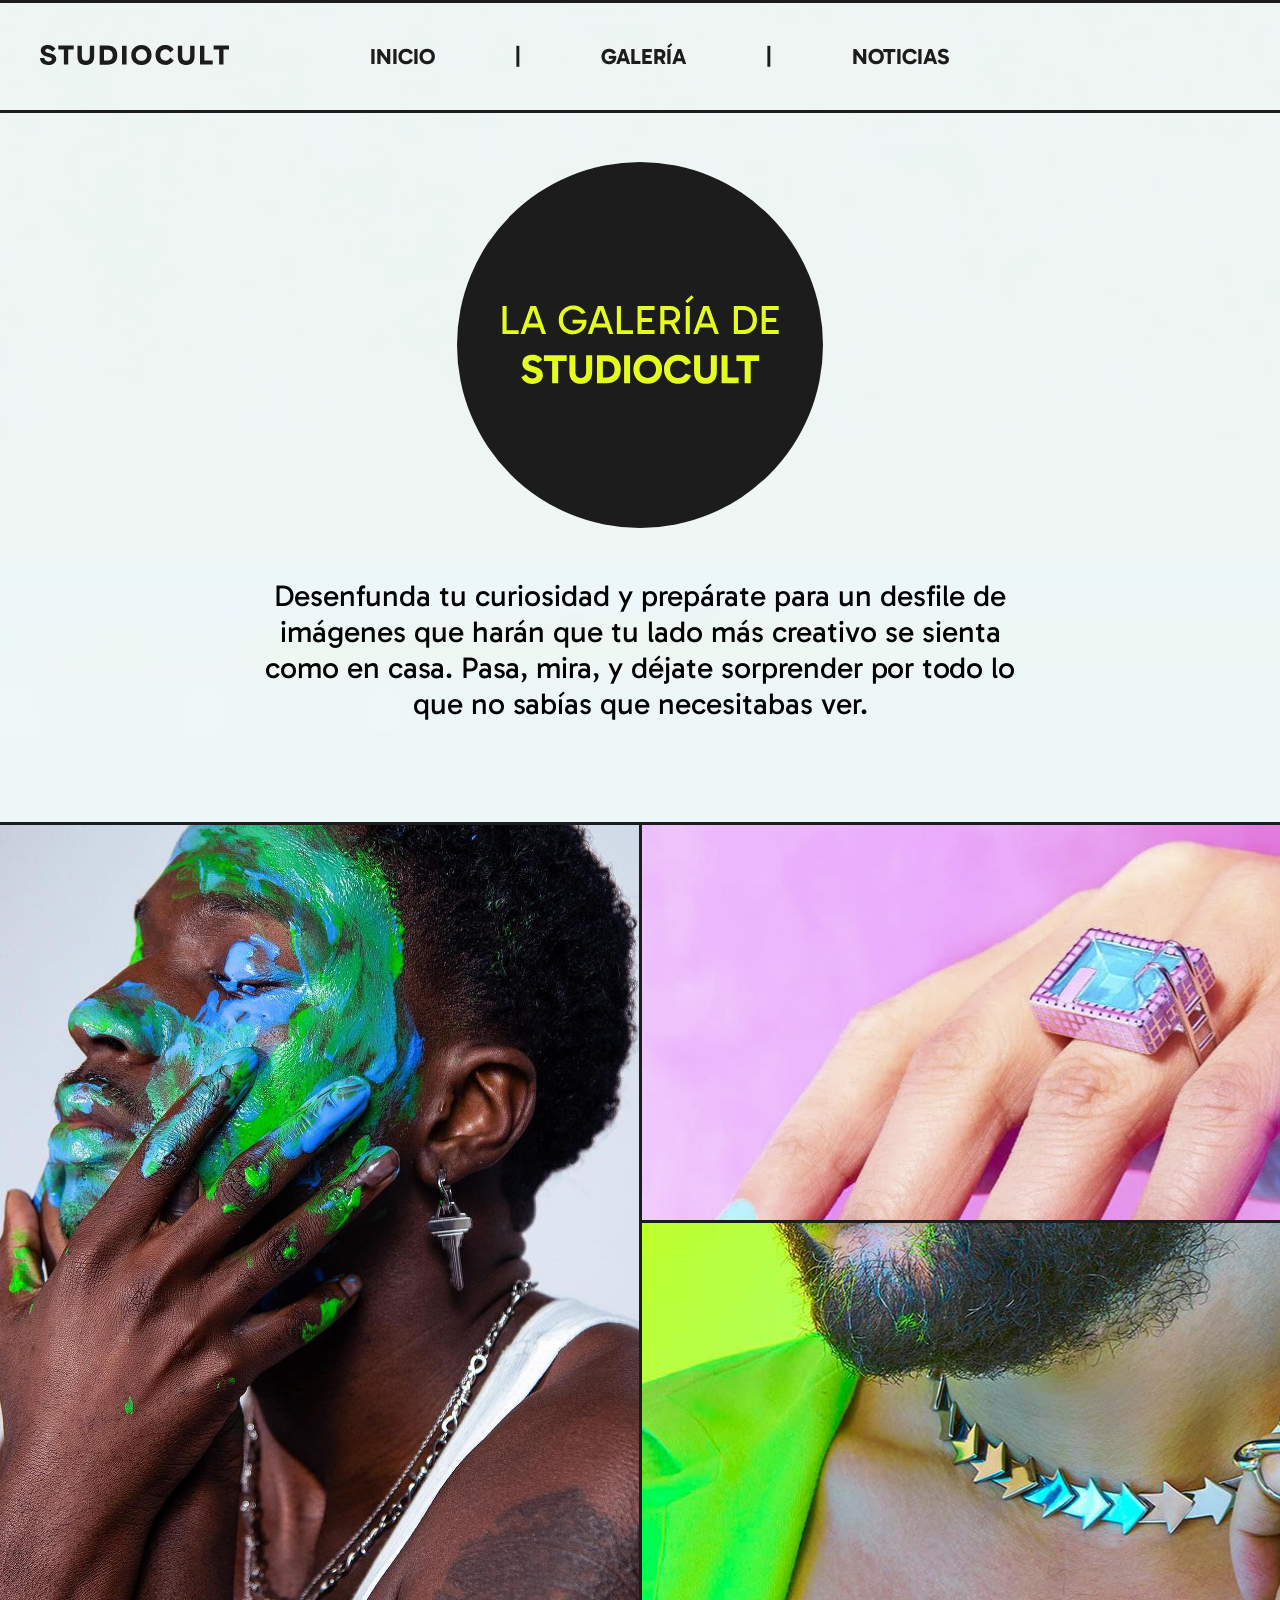
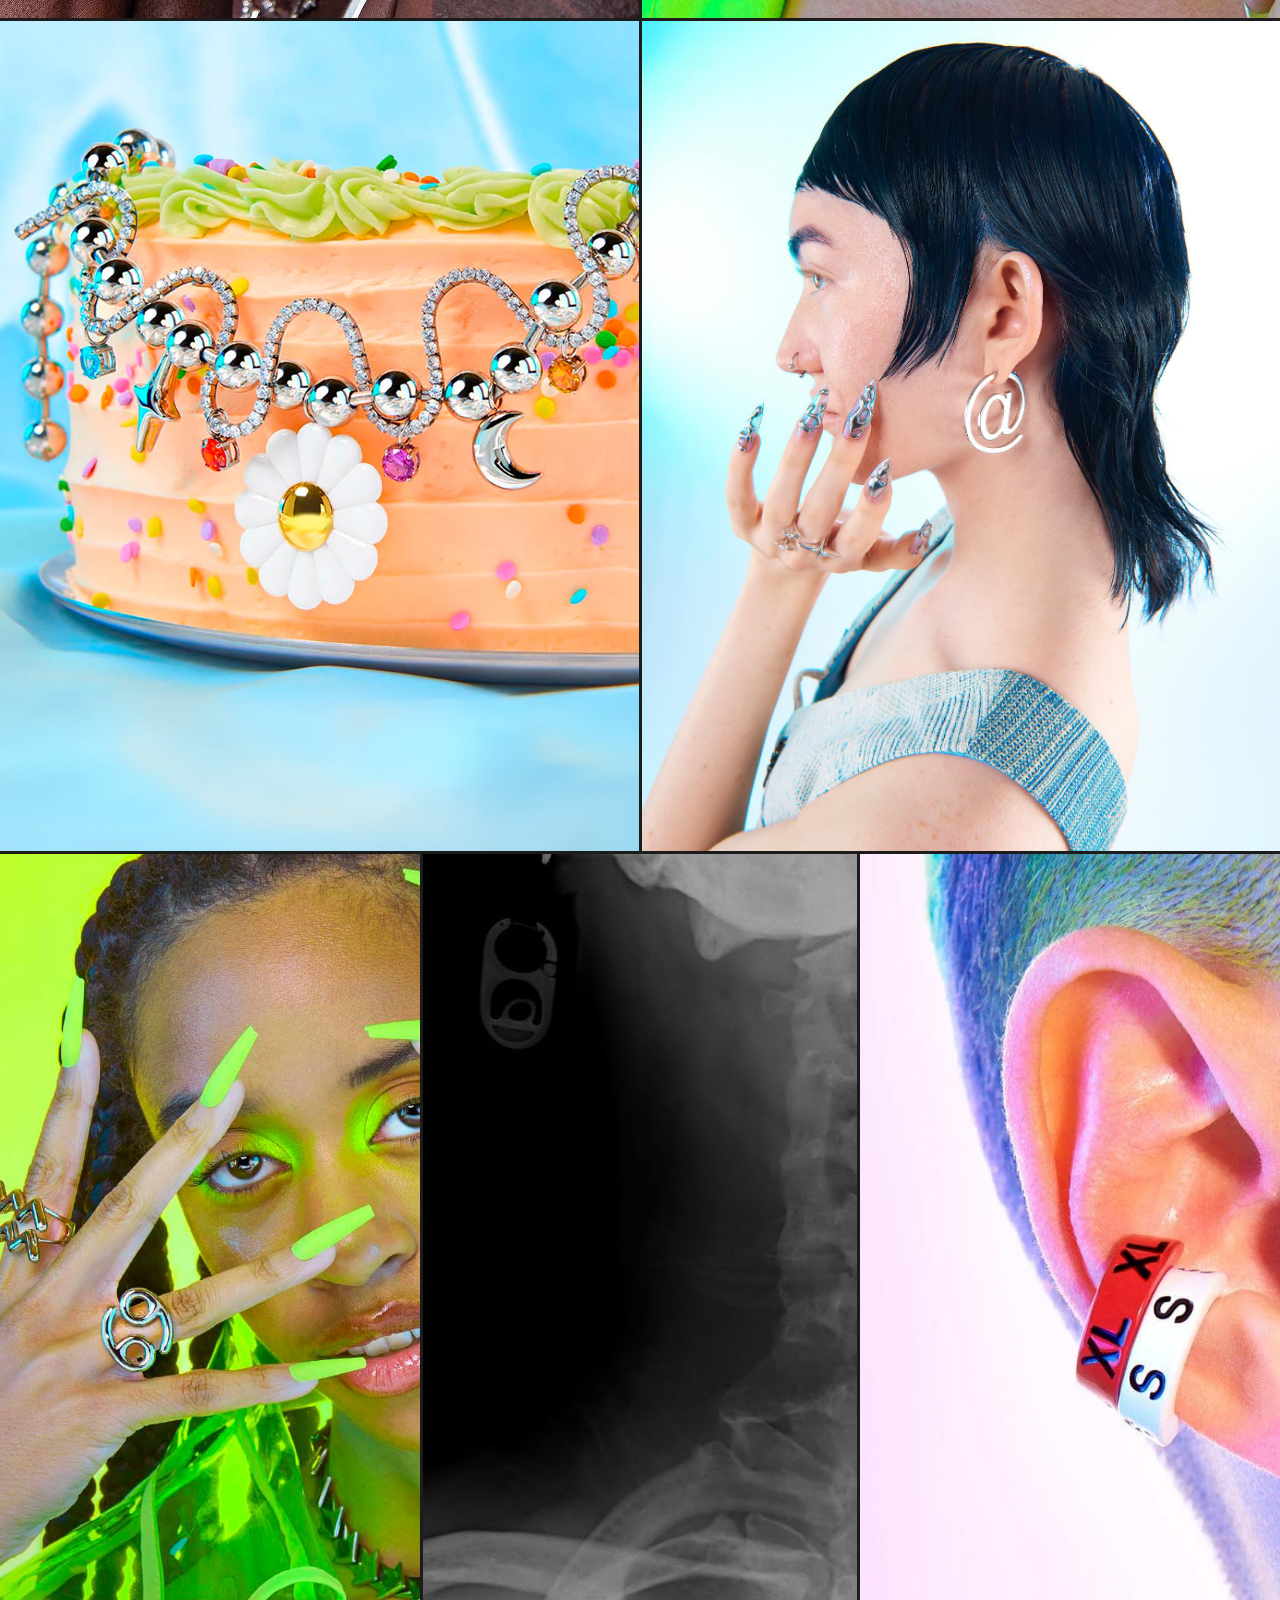
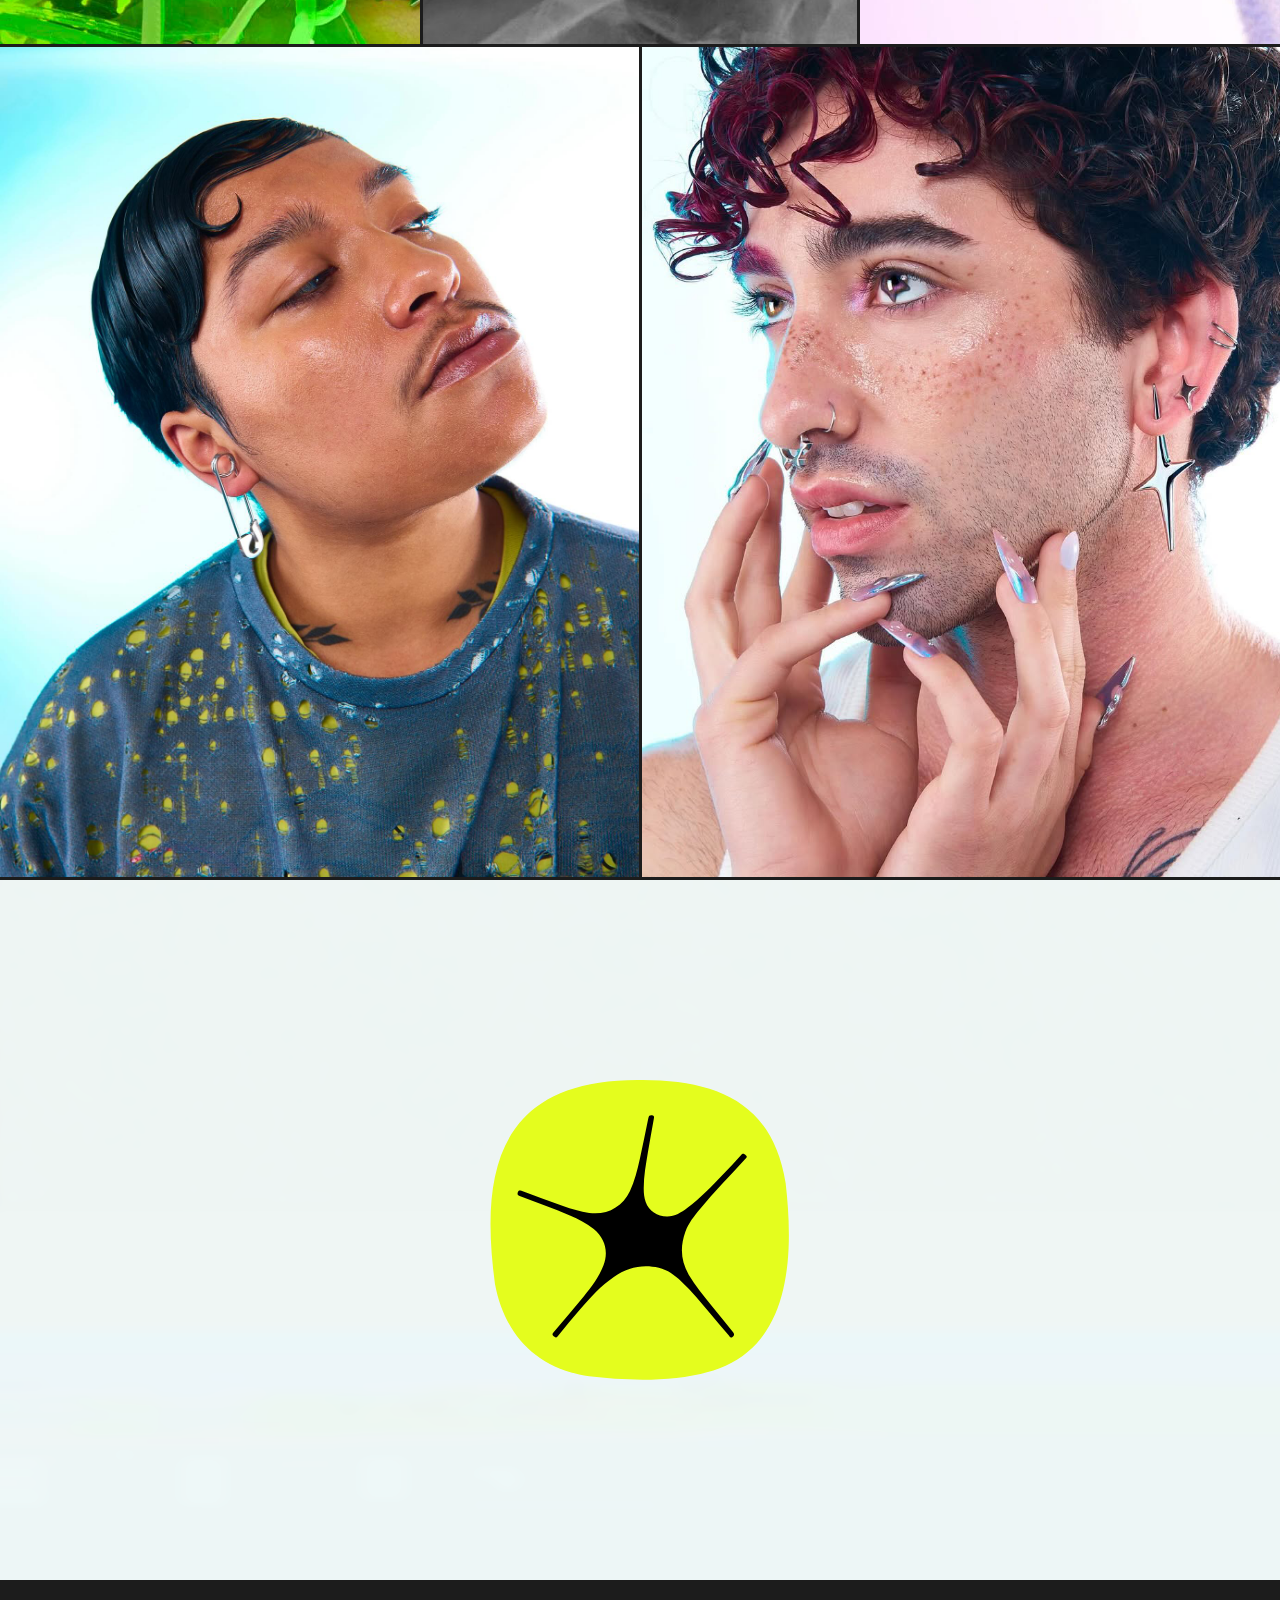
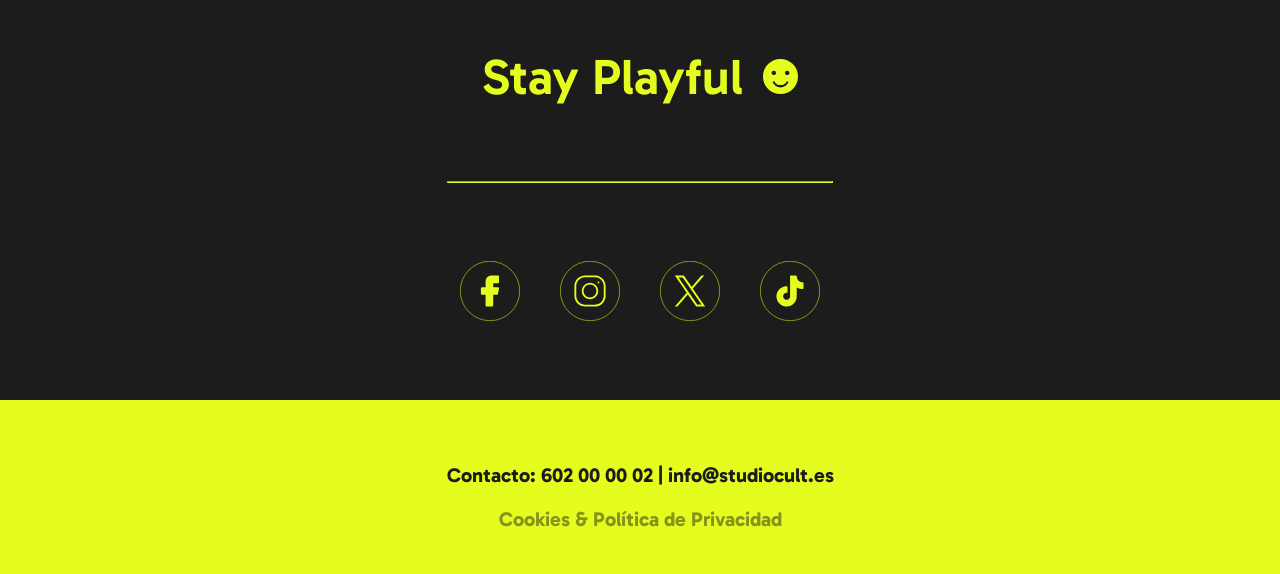
<file: PROYECTO WEB-GALERÍA.html>
<!DOCTYPE html>
<head>
    <meta charset="UTF-8">
    <meta name="description" content="Joyas y accesorios inspirados en pedacitos de recuerdos compartidos. Diseñadas en Nueva York. ⚡ Envío rápido | Servicio de atención al cliente 5 estrellas. Sé diferente.">
    <meta name="author" content="Lidia Caro">
    <title>STUDIOCULT ⚡ Joyas & Accesorios Únicos y muy Extraños</title>
    <link rel="icon" type="image/svg" href="Icono Pestaña Studiocult.svg">
    <link rel="stylesheet" href="Hoja estilo PROYECTO WEB.css">
    <link rel="preconnect" href="https://fonts.googleapis.com">
    <link rel="preconnect" href="https://fonts.gstatic.com" crossorigin>
    <link href="https://fonts.googleapis.com/css2?family=Gabarito:wght@400..900&display=swap" rel="stylesheet">
</head>
<header>
   <nav class="menu-nav">
    <a href="index.html"><img src="Logo Studiocult.svg" alt="Logo Studiocult" class="menu-img"></a>
    <ul class="menu">
        <li class="menu-li"><a href="index.html" class="menu-a">INICIO</a></li>
        <li class="menu-li-separador">|</a></li>
        <li class="menu-li"><a href="PROYECTO WEB-GALERÍA.html" class="menu-a">GALERÍA</a></li>
        <li class="menu-li-separador">|</li>
        <li class="menu-li"><a href="PROYECTO WEB-NOTICIAS.html" class="menu-a">NOTICIAS</a></li>
    </ul>
    <img src="Logo Studiocult.svg" alt="Espaciador" class="menu-img-transparente"><!--Este elemento es el logotipo al otro extremo del menú, sin opacidad, para obligar a los elementos del menú a centrarse en el medio y no sólo en el espacio que el logo principal dejaba disponible, haciendo que no se centrara debidamente.-->
   </nav>
</header>
<body>
    <div class="div-espaciador"></div>  
    <div class="div-body-1-galeria"> 
        <img class="div-body-1-galeria-titulo" src="LA GALERÍA DE STUDIOCULT active.svg" alt="La Galería de Studiocult Título">
        <p class="div-body-1-galeria-subtitulo">Desenfunda tu curiosidad y prepárate para un desfile de imágenes que harán que tu lado más creativo se sienta como en casa. Pasa, mira, y déjate sorprender por todo lo que no sabías que necesitabas ver.</p>
    </div>
    <div class="div-body-2-galeria">
        <div class="foto-1"></div>
        <div class="foto-2-grupo">
            <div class="foto-2"></div>
            <div class="foto-3"></div>
        </div>
    </div>
    <div class="div-body-3-galeria">
        <div class="foto-4"></div>
        <div class="foto-5"></div>
    </div>
    <div class="div-body-4-galeria">
        <div class="foto-6"></div>
        <div class="foto-7"></div>
        <div class="foto-8"></div>
    </div>
    <div class="div-body-3-galeria">
        <div class="foto-9"></div>
        <div class="foto-10"></div>
    </div>
    <div class="div-body-5-galeria">
        <img class="div-body-5-galeria-img" src="Icono Pestaña Studiocult.svg" alt="Icono studiocult">
    </div>

</body>
<footer>
    <div class="div-footer-1">
        <div class="div-Frase-Smile">
            <h4>Stay Playful</h4>
            <img class="smiley" src="SMILEY.svg" alt="smiley">
        </div>
        <hr>
        <div class="div-redes">
            <a href="https://www.facebook.com/studiocult.co/?locale=es_ES"><img src="Facebook.svg" alt="Facebook" class="icono-redes"></a>
            <a href="https://www.instagram.com/studiocult.co/?hl=es"><img src="Instagram.svg" alt="Facebook" class="icono-redes"></a>
            <a href="https://x.com/studiocultco?lang=es"><img src="Twitter.svg" alt="Facebook" class="icono-redes"></a>
            <a href="https://www.tiktok.com/@studiocult?lang=es"><img src="Tik tok copia.svg" alt="Facebook" class="icono-redes"></a>
        </div>
       
    </div>
    <div class="div-footer-2">
        <p class="p-contacto">Contacto: 602 00 00 02 | info@studiocult.es</p>
        <div class="div-a-cookies"><a href="https://studiocult.co/policies/privacy-policy" class="a-cookies">Cookies & Política de Privacidad</a></div>
    </div>
        
    
</footer>
</html>
</file>
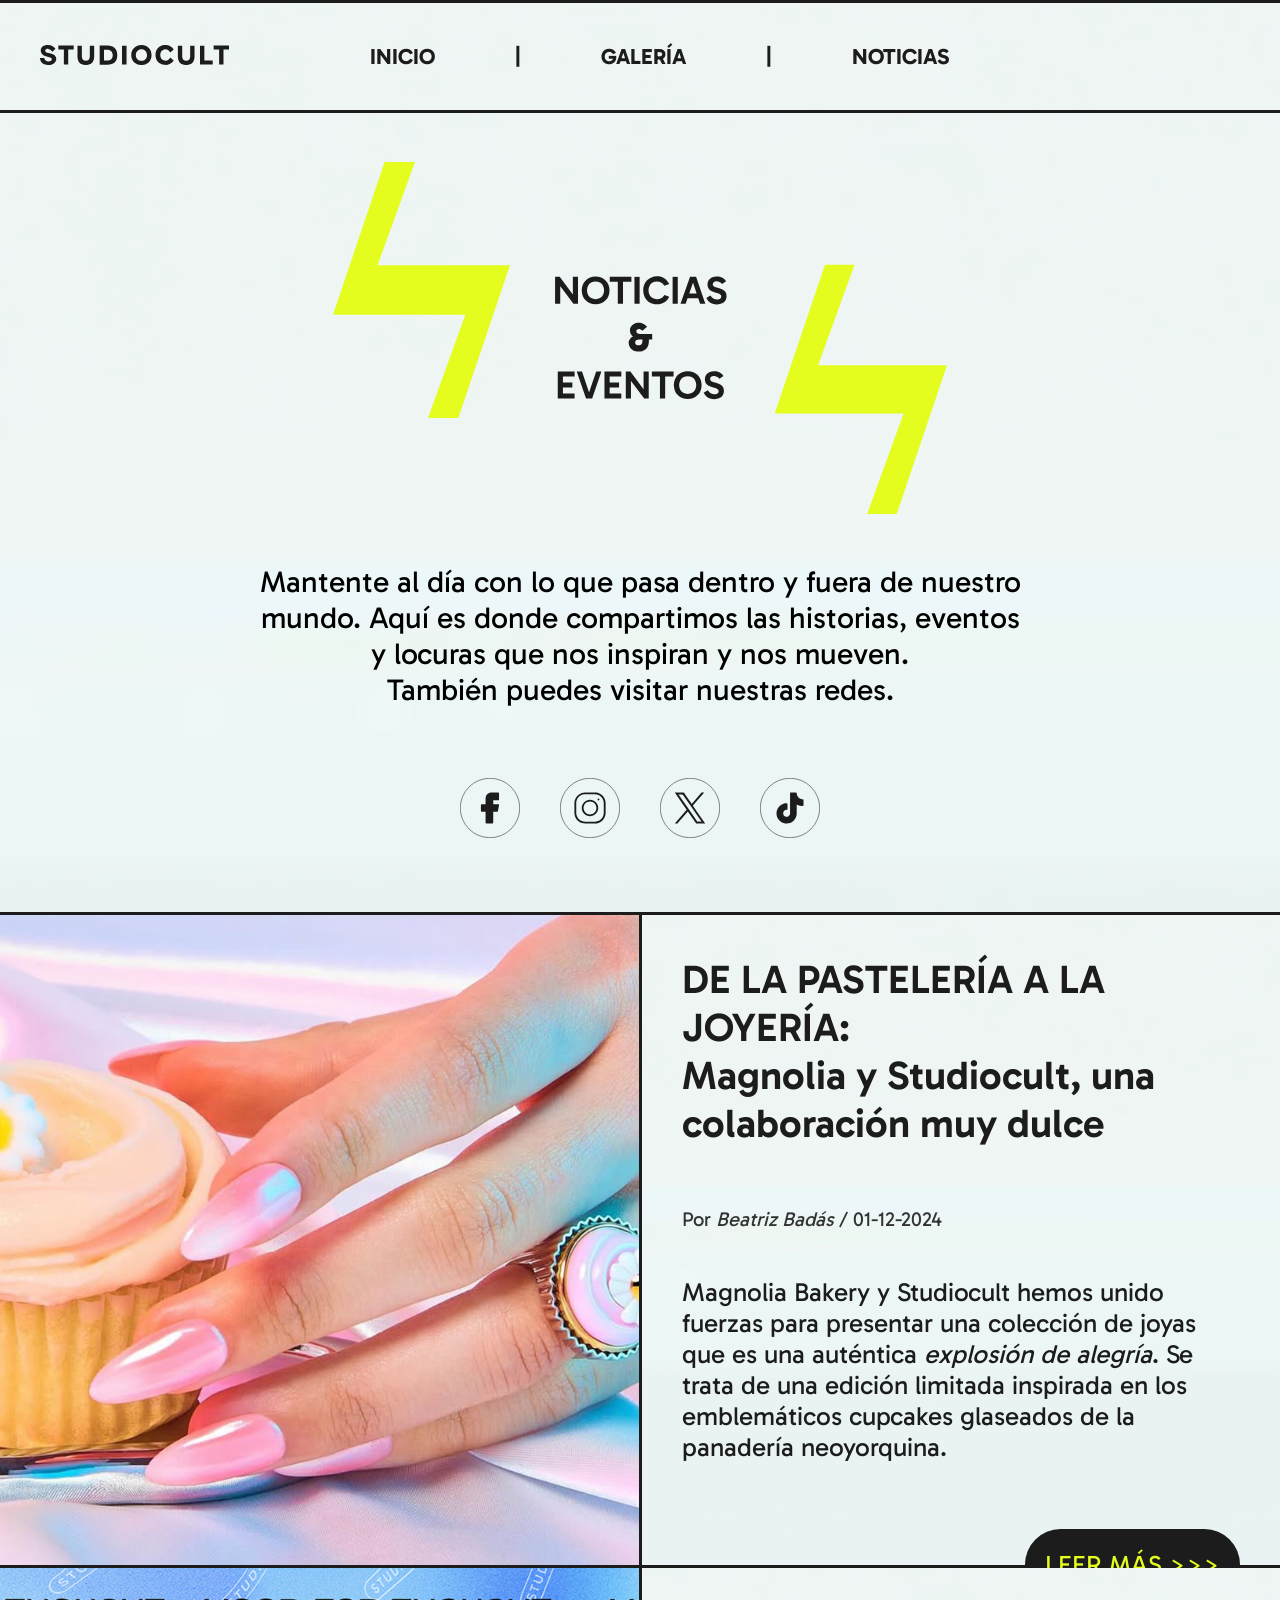
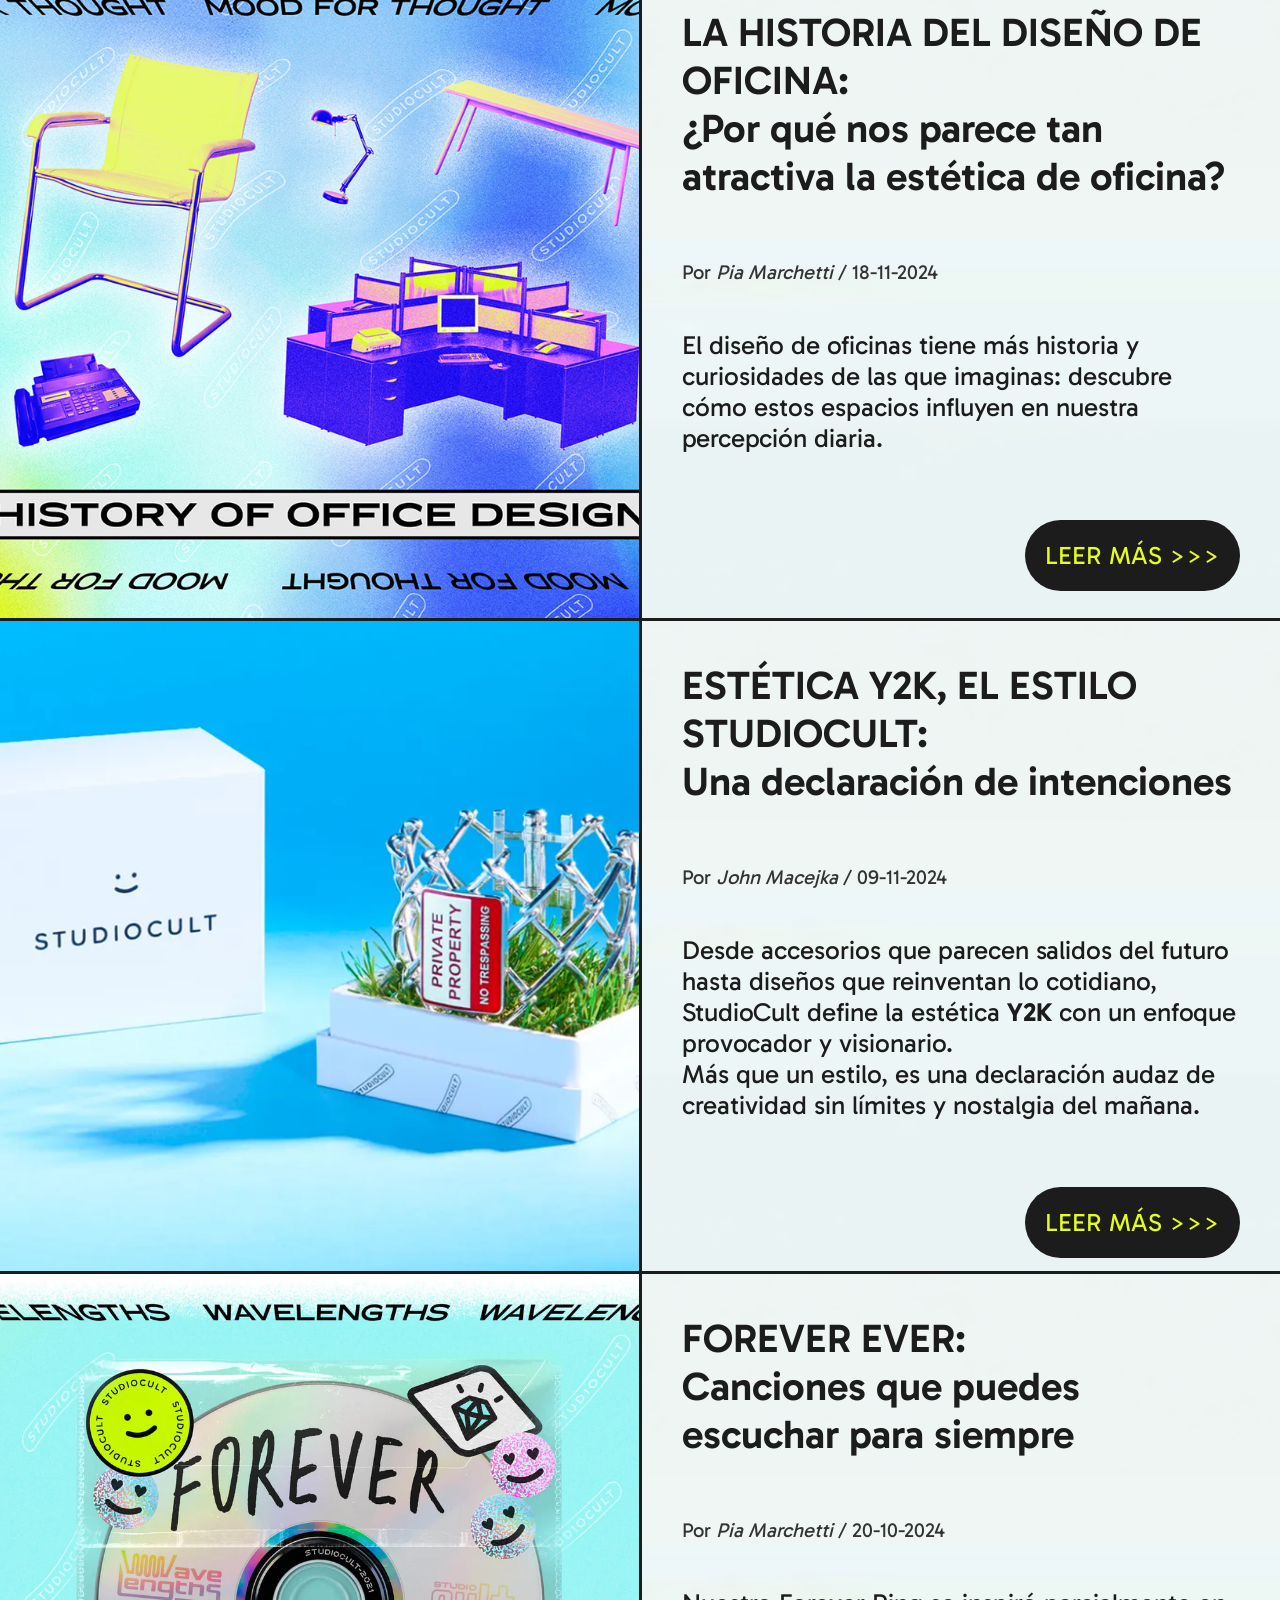
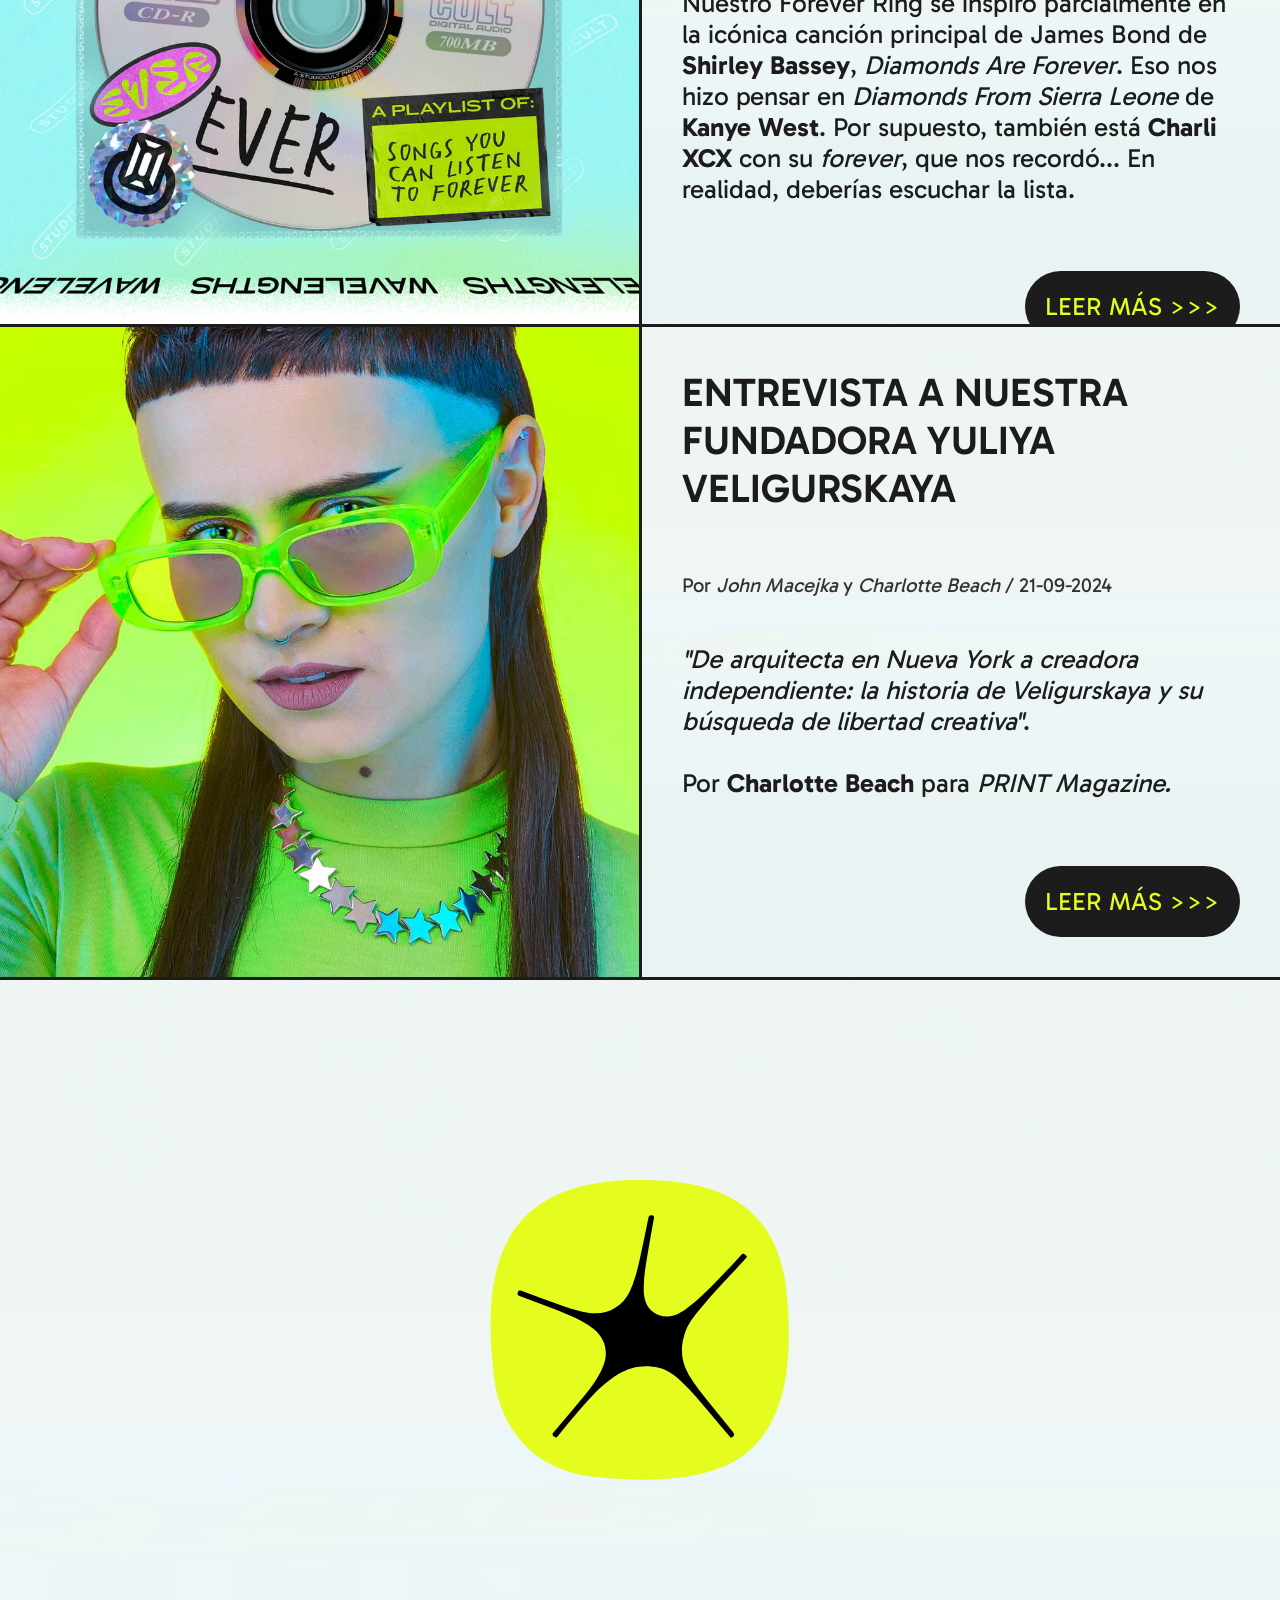
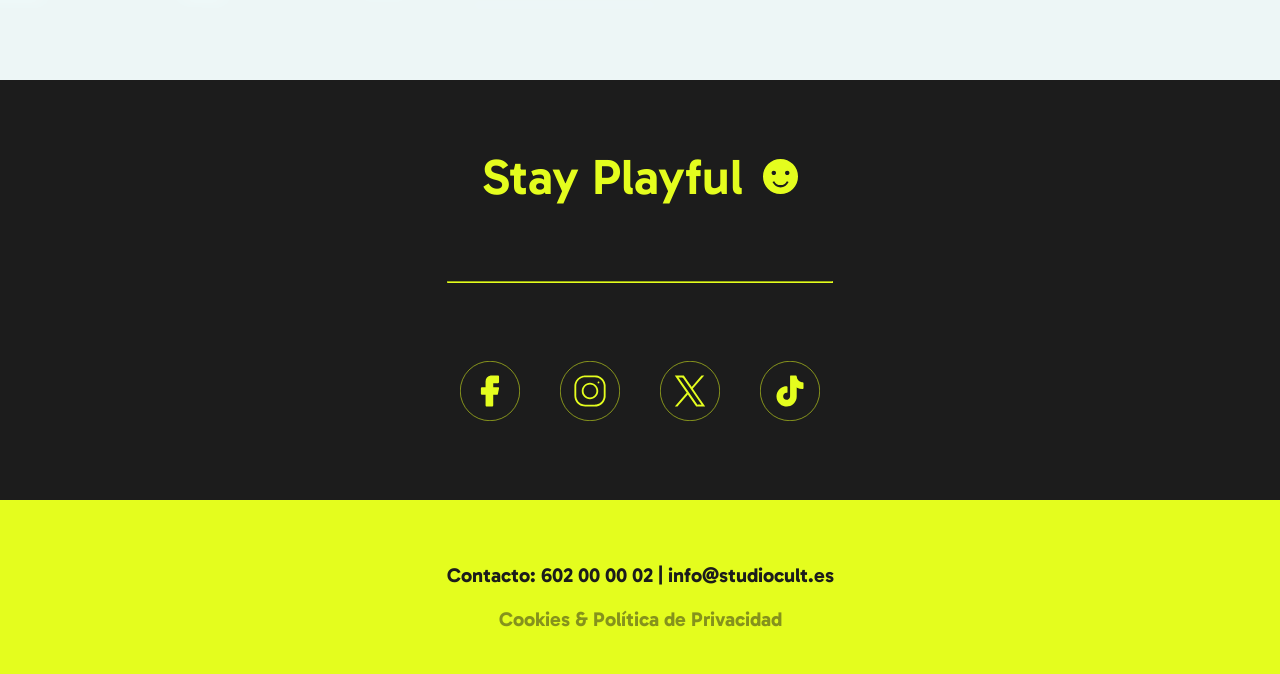
<file: PROYECTO WEB-NOTICIAS.html>
<!DOCTYPE html>
<head>
    <meta charset="UTF-8">
    <meta name="description" content="Joyas y accesorios inspirados en pedacitos de recuerdos compartidos. Diseñadas en Nueva York. ⚡ Envío rápido | Servicio de atención al cliente 5 estrellas. Sé diferente.">
    <meta name="author" content="Lidia Caro">
    <title>STUDIOCULT ⚡ Joyas & Accesorios Únicos y muy Extraños</title>
    <link rel="icon" type="image/svg" href="Icono Pestaña Studiocult.svg">
    <link rel="stylesheet" href="Hoja estilo PROYECTO WEB.css">
    <link rel="preconnect" href="https://fonts.googleapis.com">
    <link rel="preconnect" href="https://fonts.gstatic.com" crossorigin>
    <link href="https://fonts.googleapis.com/css2?family=Gabarito:wght@400..900&display=swap" rel="stylesheet">
</head>
<header>
   <nav class="menu-nav">
    <a href="index.html"><img src="Logo Studiocult.svg" alt="Logo Studiocult" class="menu-img"></a>
    <ul class="menu">
        <li class="menu-li"><a href="index.html" class="menu-a">INICIO</a></li>
        <li class="menu-li-separador">|</a></li>
        <li class="menu-li"><a href="PROYECTO WEB-GALERÍA.html" class="menu-a">GALERÍA</a></li>
        <li class="menu-li-separador">|</li>
        <li class="menu-li"><a href="PROYECTO WEB-NOTICIAS.html" class="menu-a">NOTICIAS</a></li>
    </ul>
    <img src="Logo Studiocult.svg" alt="Espaciador" class="menu-img-transparente"><!--Este elemento es el logotipo al otro extremo del menú, sin opacidad, para obligar a los elementos del menú a centrarse en el medio y no sólo en el espacio que el logo principal dejaba disponible, haciendo que no se centrara debidamente.-->
   </nav>
</header>
<body>
    <div class="div-espaciador"></div>  

    <div class="div-body-1-noticias"> 
        <img class="div-body-1-noticias-titulo" src="NOTICIAS Y EVENTOS TITULO 2.svg" alt="La Galería de Studiocult Título">
        <p class="div-body-1-noticias-subtitulo">Mantente al día con lo que pasa dentro y fuera de nuestro mundo. Aquí es donde compartimos las historias, eventos y locuras que nos inspiran y nos mueven. <br>También puedes visitar nuestras redes.</p>
        <div class="div-redes-noticias">
            <a href="https://www.facebook.com/studiocult.co/?locale=es_ES"><img src="Facebook Noticias.svg" alt="Facebook" class="icono-redes-noticias"></a>
            <a href="https://www.instagram.com/studiocult.co/?hl=es"><img src="Instagram Noticias.svg" alt="Facebook" class="icono-redes-noticias"></a>
            <a href="https://x.com/studiocultco?lang=es"><img src="Twitter Noticias.svg" alt="Facebook" class="icono-redes-noticias"></a>
            <a href="https://www.tiktok.com/@studiocult?lang=es"><img src="Tik tok Noticias.svg" alt="Facebook" class="icono-redes-noticias"></a>
        </div>
    </div>
    <div class="div-body-2-noticias">
        <div class="div-noticia-1-img"></div>
        <div class="div-noticia-1-texto">
            <p class="p-titulo-noticia">DE LA PASTELERÍA A LA JOYERÍA:<br>Magnolia y Studiocult, una colaboración muy dulce</p>
            <p class="p-autor-fecha-noticia">Por <i>Beatriz Badás</i> / 01-12-2024</i></p>
            <p class="p-subtitulo-noticia">Magnolia Bakery y Studiocult hemos unido fuerzas para presentar una colección de joyas que es una auténtica <i>explosión de alegría</i>. Se trata de una edición limitada inspirada en los emblemáticos cupcakes glaseados de la panadería neoyorquina.</p>
            <a class="a-boton" href="https://grupoduplex.com/de-la-pasteleria-a-la-joyeria-la-dulce-colaboracion-de-magnolia-y-studiocult/"><button class="boton-leer-mas">LEER MÁS >>></button></a>
        </div>
    </div>
    <div class="div-body-2-noticias">
        <div class="div-noticia-2-img"></div>
        <div class="div-noticia-1-texto">
            <p class="p-titulo-noticia">LA HISTORIA DEL DISEÑO DE OFICINA:<br>¿Por qué nos parece tan atractiva la estética de oficina?</p>
            <p class="p-autor-fecha-noticia">Por <i>Pia Marchetti</i> / 18-11-2024</i></p>
            <p class="p-subtitulo-noticia">El diseño de oficinas tiene más historia y curiosidades de las que imaginas: descubre cómo estos espacios influyen en nuestra percepción diaria.</p>
            <a class="a-boton" href="https://grupoduplex.com/de-la-pasteleria-a-la-joyeria-la-dulce-colaboracion-de-magnolia-y-studiocult/"><button class="boton-leer-mas">LEER MÁS >>></button></a>
        </div>
    </div>
    <div class="div-body-2-noticias">
        <div class="div-noticia-3-img"></div>
        <div class="div-noticia-1-texto">
            <p class="p-titulo-noticia">ESTÉTICA Y2K, EL ESTILO STUDIOCULT:<br>Una declaración de intenciones</p>
            <p class="p-autor-fecha-noticia">Por <i>John Macejka</i> / 09-11-2024</i></p>
            <p class="p-subtitulo-noticia">Desde accesorios que parecen salidos del futuro hasta diseños que reinventan lo cotidiano, StudioCult define la estética <b>Y2K</b> con un enfoque provocador y visionario.<br>Más que un estilo, es una declaración audaz de creatividad sin límites y nostalgia del mañana.</p>
            <a class="a-boton" href="https://grupoduplex.com/de-la-pasteleria-a-la-joyeria-la-dulce-colaboracion-de-magnolia-y-studiocult/"><button class="boton-leer-mas">LEER MÁS >>></button></a>
        </div>
    </div>
    <div class="div-body-2-noticias">
        <div class="div-noticia-4-img"></div>
        <div class="div-noticia-1-texto">
            <p class="p-titulo-noticia">FOREVER EVER:<br>Canciones que puedes escuchar para siempre</p>
            <p class="p-autor-fecha-noticia">Por <i>Pia Marchetti</i> / 20-10-2024</i></p>
            <p class="p-subtitulo-noticia">Nuestro Forever Ring se inspiró parcialmente en la icónica canción principal de James Bond de <b>Shirley Bassey</b>, <i>Diamonds Are Forever</i>. Eso nos hizo pensar en <i>Diamonds From Sierra Leone</i> de <b>Kanye West</b>. Por supuesto, también está <b>Charli XCX</b> con su <i>forever</i>, que nos recordó... En realidad, deberías escuchar la lista.</p>
            <a class="a-boton" href="https://grupoduplex.com/de-la-pasteleria-a-la-joyeria-la-dulce-colaboracion-de-magnolia-y-studiocult/"><button class="boton-leer-mas">LEER MÁS >>></button></a>
        </div>
    </div>
    <div class="div-body-2-noticias">
        <div class="div-noticia-5-img"></div>
        <div class="div-noticia-1-texto">
            <p class="p-titulo-noticia">ENTREVISTA A NUESTRA FUNDADORA YULIYA VELIGURSKAYA</p>
            <p class="p-autor-fecha-noticia">Por <i>John Macejka</i> y <i>Charlotte Beach</i> / 21-09-2024</i></p>
            <p class="p-subtitulo-noticia"><i>"De arquitecta en Nueva York a creadora independiente: la historia de Veligurskaya y su búsqueda de libertad creativa"</i>.<br><br>Por <b>Charlotte Beach</b> para <i>PRINT Magazine.</i></p>
            <a class="a-boton" href="https://grupoduplex.com/de-la-pasteleria-a-la-joyeria-la-dulce-colaboracion-de-magnolia-y-studiocult/"><button class="boton-leer-mas">LEER MÁS >>></button></a>
        </div>
    </div>
    <div class="div-body-5-galeria">
        <img class="div-body-5-galeria-img" src="Icono Pestaña Studiocult.svg" alt="Icono studiocult">
    </div>
</body>
<footer>
    <div class="div-footer-1">
        <div class="div-Frase-Smile">
            <h4>Stay Playful</h4>
            <img class="smiley" src="SMILEY.svg" alt="smiley">
        </div>
        <hr>
        <div class="div-redes">
            <a href="https://www.facebook.com/studiocult.co/?locale=es_ES"><img src="Facebook.svg" alt="Facebook" class="icono-redes"></a>
            <a href="https://www.instagram.com/studiocult.co/?hl=es"><img src="Instagram.svg" alt="Facebook" class="icono-redes"></a>
            <a href="https://x.com/studiocultco?lang=es"><img src="Twitter.svg" alt="Facebook" class="icono-redes"></a>
            <a href="https://www.tiktok.com/@studiocult?lang=es"><img src="Tik tok copia.svg" alt="Facebook" class="icono-redes"></a>
        </div>
       
    </div>
    <div class="div-footer-2">
        <p class="p-contacto">Contacto: 602 00 00 02 | info@studiocult.es</p>
        <div class="div-a-cookies"><a href="https://studiocult.co/policies/privacy-policy" class="a-cookies">Cookies & Política de Privacidad</a></div>
    </div>
        
    
</footer>
</html>
</file>
<file: Hoja estilo PROYECTO WEB.css>
body {
    font-family: "Gabarito", sans-serif;
    font-weight: 700;
    font-style: normal;
    margin: 0;
}



/*ESTILOS HEADER*/
.menu-nav {
    display: flex;
    align-items: center;
    background-image: url(Fondo\ Blanco2.png);
    background-repeat: no-repeat;
    background-size: cover;
    position:fixed;
    width: 100%;
    border-top-style: solid;
    border-bottom-style: solid;
    border-top-color: #1c1c1c;
    border-bottom-color: #1c1c1c; 
    z-index: 1000;
}
.menu-img {
    height: 20px;  
    padding-left: 40px;
    padding-right: 40px; 
}
.menu-img:hover {
    background-image: url(Logo\ Studiocult\ hover.svg);
    background-size: 140% 140%;
    background-repeat: no-repeat;
    background-position: center;  
}
.menu-img:active {
  opacity: 0;
}

.menu-img-transparente {
    height: 20px;  
    padding-left: 40px; 
    opacity: 0;    
}

.menu {
    margin: 0 auto;
    padding: 40px 40px;
    display: flex;
    gap: 60px;
}

.menu-li {
    display: inline-block;
    padding-left: 20px;
    padding-right: 20px;
}
.menu-li:hover {
    background-image: url(HGN\ hover.svg);
    background-size:150%; 
    background-repeat: no-repeat;
    background-position: center;
   
}
.menu-li:active {
    background-image: url(MANCHA\ STUDIOCULT.svg);
    background-repeat: no-repeat;
    background-position: center;
    background-size:30px;      
}

.menu-li-separador {
    display: inline-block;
    text-decoration: none;
    color: #1c1c1c;
    font-size: 22px;
}
.menu-a {
    text-decoration: none;
    color: #1c1c1c;
    font-size: 22px;
}

.menu-a:active {
    color: transparent
}


.div-espaciador {
    height: 112px
}

/*FIN ESTILOS HEADER*/




/*ESTILOS HOME*/

.div-body-1 {
    background-color: #e4fd1e; 
    height: 830px;  
}
.div-body-1-A {
    height: 100%;
    display: flex;
    justify-content:center;
   
}
.img-giratoria {
    height: 60%;
    display: flex;
    align-self: center;
    padding: 40px;
    animation-name: spin;
    animation-duration: 20000ms;
    animation-iteration-count: infinite;
    animation-timing-function: linear; 
   
}

@keyframes spin {
    from {
        transform:rotate(0deg);
    }
    to {
        transform:rotate(360deg);
    }
}
h1 {
    font-weight: 500;
    font-size: 90px;
    color: #1c1c1c;
    text-align: left;
    padding: 40px;
    display: flex;
    align-self: center;
}
.div-body-2 {
    height: 830px;
    background-image: url(Fondo\ Blanco2.png);
    background-repeat: no-repeat;
    background-size: cover;
    border-top-style: solid; 
    border-bottom-style: solid; 
    border-top-color: #1c1c1c;
    border-bottom-color: #1c1c1c; 
    display: flex;
    flex-direction: row;
    justify-content: space-between;
    align-items: center;
}
.div-body-2-A-Texto {
    width: 30%;
    align-self: center;
    
  
}
h2 {
    font-weight: 600;
    font-style:normal; 
    font-size: 2vw;
    color: #1c1c1c;
    padding-right: 40px;
    padding-top: 40px;
    padding-left: 40px;
    text-align:center;  
}

.div-body-2-img-1 {
    height: 100%;
    background-color: aqua;
    display: flex;
    border-right-style: solid;
    border-right-color: #1c1c1c;
}
.div-body-2-img-2 {
    height: 100%;
    background-color: aqua;
    display: flex;
    border-left-style: solid ;
    border-left-color:#1c1c1c ;
}

.div-body-3 {
    height: 830px;
    background-image: url(Fondo\ Blanco2.png);
    background-repeat: no-repeat;
    background-size: cover;
    border-bottom-style: solid; 
    border-bottom-color: #1c1c1c; 
    display: flex;
    flex-direction: row;
    justify-content: center;
    align-items: center;  
}
.div-body-3-img{
    display: flex;
    height: 50%;
    padding-left: 144px;
    padding-right: 20px;    
}
.video-mask {
    mask-image: radial-gradient(circle 250px at 50% 50%, black 63%, transparent 90%);
}
h3 {
    font-weight: 300;
    font-style:normal; 
    font-size: 1.2vw;
    padding-right: 10px;
    padding-bottom: 10px;
    padding-top: 10px;
    padding-left: 70px;
    text-align: justify left;
    border-left-style: solid;
    border-left-color: #1c1c1c;
}

.div-body-4 {
    height: 830px;
    background-image: url(Fondo\ Blanco2.png);
    background-repeat: no-repeat;
    background-size: cover;
    border-bottom-style: solid; 
    border-bottom-color: #1c1c1c; 
    display: flex;
    flex-direction: row;
    justify-content: space space-between;
    align-items: center;
   
}
.div-body-4-img {
    height: 100%;
    display: flex;
    border-right-style: solid ;
    border-right-color: #1c1c1c;
}


.div-body-4-texto {
    display: flex;
    background-image: url(Fondo\ smiley_Mesa\ de\ trabajo\ 1\ copia.svg);
    background-repeat:no-repeat;
    background-size: contain;
    background-position: center;
    
}

h5 {
    font-weight: 300;
    font-style:normal; 
    font-size: 1.2vw;
    padding: 100px;
    text-align: justify; 
}

.div-body-5 {
    height: 830px;
    background-image: url(Fondo\ Blanco2.png);
    background-repeat: no-repeat;
    background-size: cover;
    border-bottom-style: solid; 
    border-bottom-color: #1c1c1c; 
    display: flex;
    justify-content: center;   
    align-items: center;
}

.div-body-5-img {
  height: 80%;
  display: flex;
  transition: 0.8s;
}
.div-body-5-img:hover {
    height: 60%;
    transition: 0.8s;
}
.div-body-5-img:active {
    background-image: url(LA\ GALERÍA\ DE\ STUDIOCULT\ active.svg);
    background-repeat: no-repeat;
    background-position:center;
    background-size: 83%;
    transition: none;
}
.div-body-5-img-1 {
    padding: 50px;
    transition: 0.8s;
}
.div-body-5-img-1:hover {
    background-image: url(LA\ GALERÍA\ DE\ STUDIOCULT\ círculo\ hover.svg);
    background-repeat: no-repeat;
    background-size: 100%;
    transition-delay: 0.5s;
    transition: 0.8s;
}
.div-body-5-img-1:active{
    opacity: 0;
    transition: none;
}

.container {
    height: 60px;
    width: 100%;
    background-color: #e4fd1e;
    border-bottom-style: solid; 
    border-bottom-color: #1c1c1c;
    position: relative; 
    overflow-x: hidden;
    white-space: nowrap;
    display: flex;
    align-items: center;
  }
.div-body-6-scrolling {
    display: flex;
    font-size: 40px;
    width: 2600px;
    animation-name: infiniteScroll;
    animation-duration: 20s;
    white-space: nowrap;
    animation: loop 20s linear infinite;
}
.div-6-scrolling-item {
    display: flex;
    white-space: nowrap;
}
@keyframes loop {
    0% {transform: translateX(0%);}
    100% {transform: translateX(-50%);}
}

.div-body-7 {
    height: 770px;
    background-image: url(Fondo\ Blanco2.png);
    background-repeat: no-repeat;
    background-size: cover;
    border-bottom-style: solid; 
    border-bottom-color: #1c1c1c; 
    display: flex;
    justify-content: center;   
    align-items: center;
    gap: 50px;
   
}
.div-body-7-container {
    height: 600px;
    width: 450px;
    font-weight: 600;
    font-style:normal; 
    font-size: 2.1em;
    color: #1c1c1c;
    text-decoration: none;
    background-color: #e4fd1e;
    border-left-style: solid;
    border-left-color: #1c1c1c;
    border-right-style: solid;
    border-right-color: #1c1c1c;
    border-top-style: solid;
    border-top-color: #1c1c1c;
    border-bottom-style: solid;
    border-bottom-color: #1c1c1c;
    text-decoration: none;
    display: flex;
    flex-direction: column;
    justify-content: space-between;
}

.div-body-7-container:hover {
   background-color: #1c1c1c;
   color: #e4fd1e;
   border-bottom-left-radius: 15%;
}
.div-body-7-container:active {
    border-bottom-left-radius: 15%;
    background-color:aliceblue;
    color: #1c1c1c;
}
.div-body-7-img {
    width: 100%;
    display: flex;
    border-bottom-style: solid;
    border-bottom-color: #1c1c1c;
    }
.div-body-7-p{
    padding-left: 10%;
    padding-right: 10%;
    padding-bottom: 10%;
    display: flex;
}
/*FIN ESTILOS HOME*/



/*ESTILOS GALERIA*/

.div-body-1-galeria {
    height: 710px;
    background-image: url(Fondo\ Blanco2.png);
    display: flex;
    flex-direction: column;
   align-items: center;
     
}
.div-body-1-galeria-titulo {
    display: flex;
    height: 400px;
    font-weight: 600;
    font-size: 80px;
    padding-top: 50px;
    padding-bottom: 50px;
}
.div-body-1-galeria-subtitulo {
    margin: 0;
    display: flex;
    font-weight: 400;
    font-size: 30px;
    text-align: center;
    padding-left: 250px;
    padding-right: 250px;
    padding-bottom: 100px;
}
.div-body-2-galeria {
    height: 790px;
    width: 100%;
    background-image: url(Fondo\ Blanco2.png);
    border-top-style: solid;
    border-top-color: #1c1c1c;
    border-bottom-style: solid;
    border-bottom-color: #1c1c1c;
    display: flex;
}
.foto-1 {
    height: 793px;
    width: 50%;
    background-color: rgb(255, 0, 242);
    background-image: url(foto1.png);
    background-repeat: no-repeat;
    background-size: cover;
    background-position: center;
    border-right-style: solid;
    border-right-color: #1c1c1c;
}

.foto-2-grupo {
    height: 790px;
    width: 50%;
}
.foto-2 {
    height: 50%;
    background-color: rgb(255, 208, 0);
    background-image: url(foto2.png);
    background-repeat: no-repeat;
    background-size: cover;
}
.foto-3 {
    height: 50%;
    border-top-style: solid;
    border-top-color: #1c1c1c;
    background-color: rgb(0, 255, 85);
    background-image: url(foto3.png);
    background-repeat: no-repeat;
    background-size: cover;

}
.div-body-3-galeria {
    height: 830px;
    width: 100%;
    background-image: url(Fondo\ Blanco2.png);
    border-top-style: solid;
    border-top-color: #1c1c1c;
    border-bottom-style: solid ;
    border-bottom-color:#1c1c1c;
    display: flex;
}
.foto-4 {
    width: 50%;
    height: 830px;
    border-right-style: solid;
    border-right-color: #1c1c1c;
    background-color: #fd401e;
    background-image: url(foto4.png);
    background-repeat: no-repeat;
    background-size: cover;

}
.foto-5 {
    width: 50%;
    height: 830px;
    background-color: #fdf91e;
    background-image: url(foto5.png);
    background-repeat: no-repeat;
    background-size: cover;
}
.div-body-4-galeria {
    height: 790px;
    width: 100%;
    background-image: url(Fondo\ Blanco2.png);
    display: flex;
}
.foto-6 {
    width: 33%;
    height: 790px;
    border-right-style: solid;
    border-right-color: #1c1c1c;
    background-color: #1e65fd;
    background-image: url(foto6.png);
    background-repeat: no-repeat;
    background-size: cover;
}
.foto-7 {
    width: 34%;
    height: 790px;
    border-right-style: solid;
    border-right-color: #1c1c1c;
    background-color: #be1efd;
    background-image: url(foto7.png);
    background-repeat: no-repeat;
    background-size: cover;
}
.foto-8 {
    width: 33%;
    height: 790px;
    background-color: #454c5c;
    background-image: url(foto8.png);
    background-repeat: no-repeat;
    background-size: cover;
}
.foto-9 {
    width: 50%;
    height: 830px;
    border-right-style: solid;
    border-right-color: #1c1c1c;
    background-color: #fd401e;
    background-image: url(foto9.png);
    background-repeat: no-repeat;
    background-size: cover;

}
.foto-10 {
    width: 50%;
    height: 830px;
    background-color: #fdf91e;
    background-image: url(foto10.png);
    background-repeat: no-repeat;
    background-size: cover;
}
.div-body-5-galeria {
    height: 700px;
    background-image: url(Fondo\ Blanco2.png);
    display: flex;
    justify-content: center;  
    align-items: center;   
}
.div-body-5-galeria-img {
    height: 300px;
}

/*FIN ESTILOS GALERIA*/



/*ESTILOS NOTICIAS*/

.div-body-1-noticias {
    height: 800px;
    background-image: url(Fondo\ Blanco2.png);
    display: flex;
    flex-direction: column;
    align-items: center;
    border-bottom-style: solid;
    border-bottom-color: #1c1c1c;
     
}
.div-body-1-noticias-titulo {
    display: flex;
    height: 400px;
    font-weight: 600;
    font-size: 80px;
    padding-top: 50px;
    padding-bottom: 50px;
}
.div-body-1-noticias-subtitulo {
    margin: 0;
    display: flex;
    font-weight: 400;
    font-size: 30px;
    text-align: center;
    padding-left: 250px;
    padding-right: 250px;
}
.div-redes-noticias {
    display: flex;
    justify-content: center;
    gap: 40px;
 }
 .icono-redes-noticias {
     height: 60px;
     padding-top: 70px;
     padding-bottom: 70px; 
     transition-duration: 0.5s;
 }
 .icono-redes-noticias:hover {
     height: 70px;
     transition-duration: 0.5s ;
     padding-top: 60px;
     padding-bottom: 60px; 
 }
 .icono-redes-noticias:active {
     height: 60px ;
 }
.div-body-2-noticias {
    height: 650px;
    background-image: url(Fondo\ Blanco2.png);
    border-bottom-style: solid;
    border-bottom-color: #1c1c1c;
    display: flex;   
}
.div-noticia-1-img {
    height: 650px;
    width: 50%;
    background-color: rgb(255, 0, 242);
    background-image: url(Noticia\ 1-Magnolia-x-studiocult.png);
    background-repeat: no-repeat;
    background-size: cover;
    background-position: center;
    border-right-style: solid;
    border-right-color: #1c1c1c;
    display: flex;
}
.div-noticia-2-img {
    height: 650px;
    width: 50%;
    background-color: rgb(255, 0, 242);
    background-image: url(Noticia\ 3-studiocult.png);
    background-repeat: no-repeat;
    background-size: cover;
    background-position: center;
    border-right-style: solid;
    border-right-color: #1c1c1c;
    display: flex;
}
.div-noticia-3-img {
    height: 650px;
    width: 50%;
    background-color: rgb(255, 0, 242);
    background-image: url(Noticia\ 2-studiocult.png);
    background-repeat: no-repeat;
    background-size: cover;
    background-position: center;
    border-right-style: solid;
    border-right-color: #1c1c1c;
    display: flex;
}
.div-noticia-4-img {
    height: 650px;
    width: 50%;
    background-color: rgb(255, 0, 242);
    background-image: url(Noticia4forever.png);
    background-repeat: no-repeat;
    background-size: cover;
    background-position: center;
    border-right-style: solid;
    border-right-color: #1c1c1c;
    display: flex;
}
.div-noticia-5-img {
    height: 650px;
    width: 50%;
    background-color: rgb(255, 0, 242);
    background-image: url(Noticia5Fundadora.png);
    background-repeat: no-repeat;
    background-size: cover;
    background-position: center;
    border-right-style: solid;
    border-right-color: #1c1c1c;
    display: flex;
}
.div-noticia-1-texto {
    height: 650px;
    width: 50%;
    background-color: rgb(0, 140, 255);
    background-image: url(Fondo\ Blanco2.png);
    background-repeat: no-repeat;
    background-size: cover;
    background-position: center;
    display: flex; 
    flex-direction: column;
    justify-content: space-around;
    align-items: flex-start;
}
.p-titulo-noticia {
    font-size: 40px;
    font-weight: 600;
    color:#1c1c1c;
    padding-left: 40px;
    padding-right: 40px;
}
.p-autor-fecha-noticia {
    font-size: 20px;
    font-weight: 200;
    color:#333333;
    padding-left: 40px;
}
.p-subtitulo-noticia {
    font-size: 26px;
    font-weight: 400;
    color:#1c1c1c;
    padding-left: 40px;
    padding-right: 40px;
}
.a-boton {
    align-self: flex-end;
    padding: 40px;
}
.boton-leer-mas {
    font-family: "Gabarito", sans-serif;
    font-size: 25px;
    font-weight: 400;
    color: #e4fd1e;
    padding: 20px;
    border-style: hidden;
    background-color: #1c1c1c;
    border-radius: 50px;
}
.boton-leer-mas:hover {
    background-color:#e4fd1e;
    color: #1c1c1c;
    border-color: #1c1c1c;
    border-style: solid;
}
.boton-leer-mas:active {
    border-radius: 0;
}


/*FIN ESTILOS NOTICIAS*/



/*ESTILOS FOOTER*/

.div-footer-1 {
    height: 420px;
    background-color: #1c1c1c;
    display: flexbox;
    flex-direction: column;
    justify-content: center;
    align-items: flex-end;
}
.div-Frase-Smile {
    display: flex;
    flex-direction: row;
    justify-content: center;
    align-items: baseline;
    gap: 20px
}
h4 {
    font-weight: 600;
    font-style:normal; 
    font-size: 50px;
    color:#e4fd1e;
}
.p-smile {
    font-size: 70px;
    color:#e4fd1e;
}
.smiley {
    height: 35px;
}
hr {
    width: 30%;
    border-color: #e4fd1e;
}

.div-redes {
   display: flex;
   justify-content: center;
   gap: 40px;
}
.icono-redes {
    height: 60px;
    padding-top: 70px;
    padding-bottom: 70px; 
    transition-duration: 0.5s;
}
.icono-redes:hover {
    height: 70px;
    transition-duration: 0.5s ;
    padding-top: 60px;
    padding-bottom: 60px; 
}
.icono-redes:active {
    height: 60px ;
}

.div-footer-2 {
    background-color: #e4fd1e;
    border-top-style: solid;
    border-top-color: #e4fd1e;
    border-bottom-style: solid;
    border-bottom-color: #e4fd1e;
    display: flexbox;
    flex-direction: column;
    justify-content: center;
    align-items: flex-end;
}
.p-contacto {
    color:#1c1c1c;
    font-size: 20px;
    padding-top: 40px;
    display: flex;
    justify-content: center;
}
.div-a-cookies {
    padding-bottom: 40px;
    display: flex;
    justify-content:center;
}
.a-cookies {
    text-decoration: none;
    color:#1c1c1c79;
    font-size: 20px;
}
.a-cookies:hover {
    color:#1c1c1c;
}
.a-cookies:active {
    color: transparent;
    background-image: url(MANCHA\ STUDIOCULT.svg);
    background-repeat: no-repeat;
    background-position: center;
    background-size:30px;     
}
 /*FIN ESTILOS FOOTER*/
</file>
